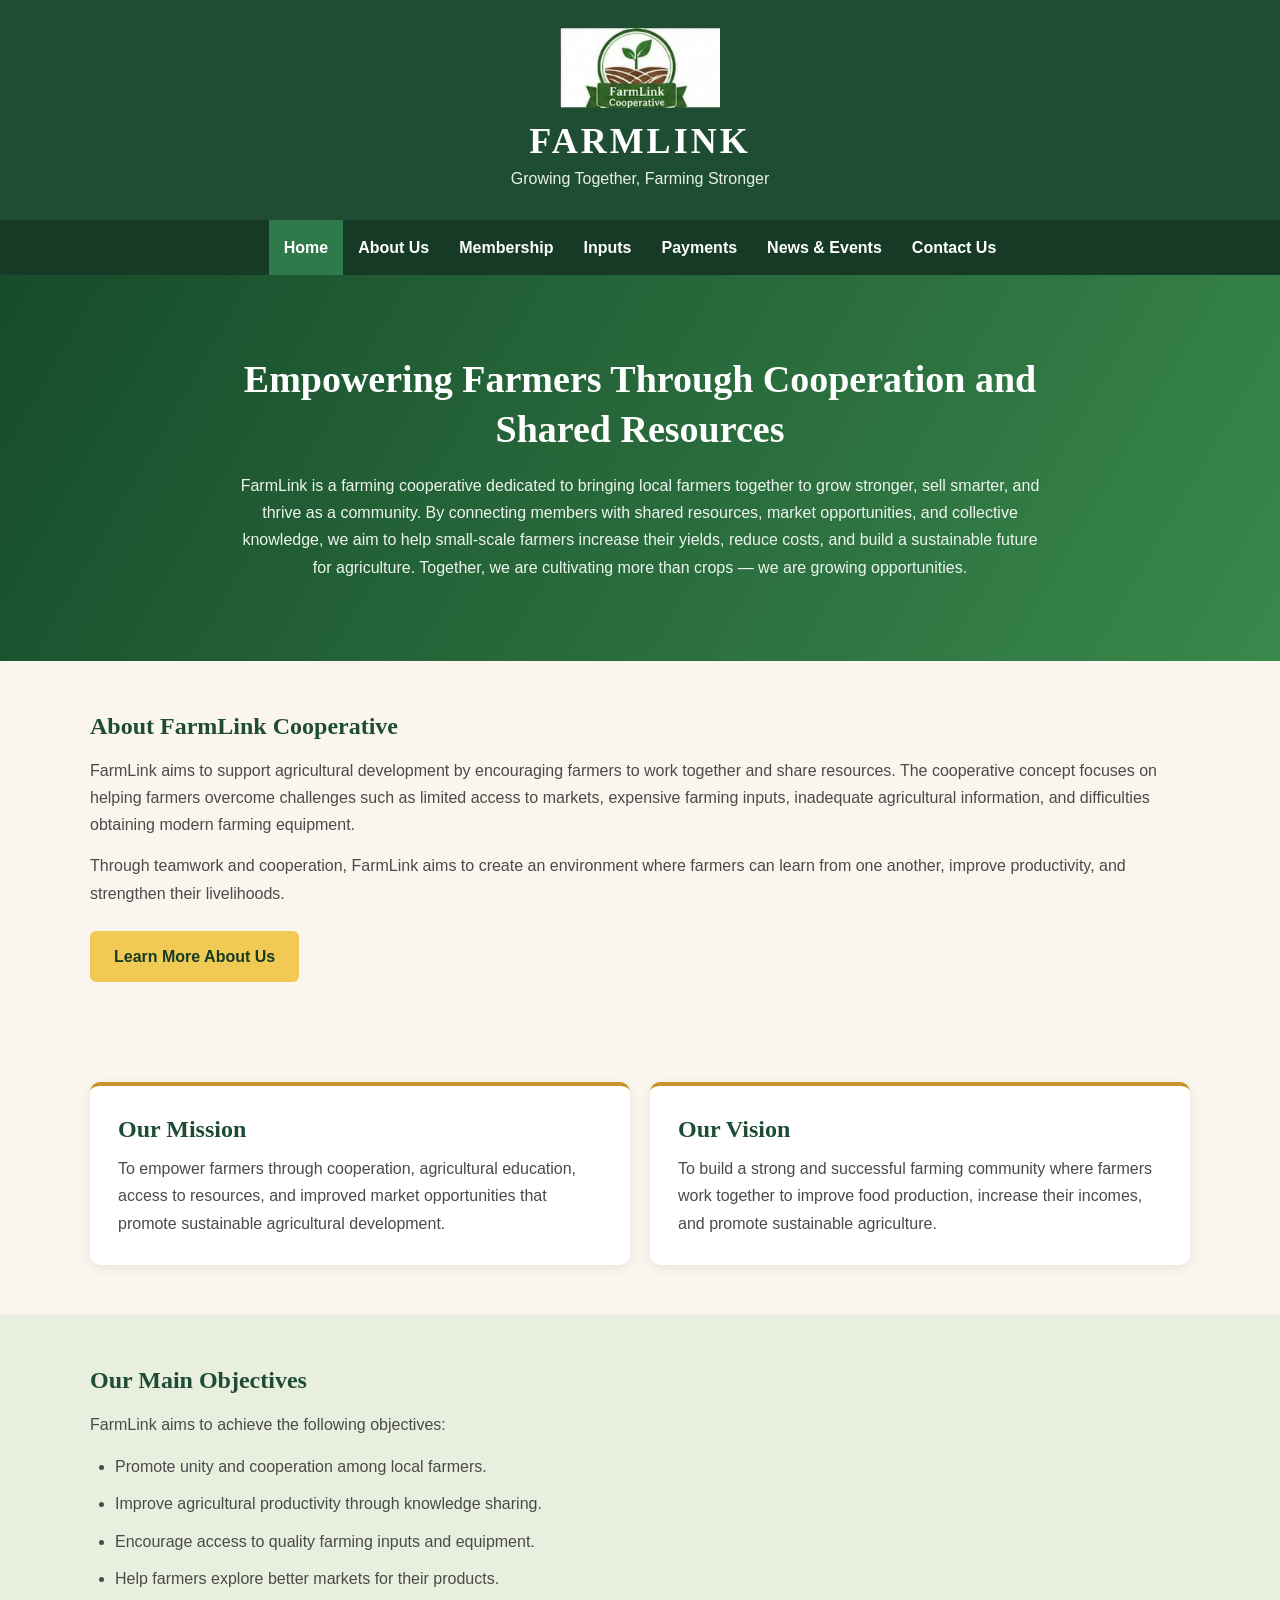
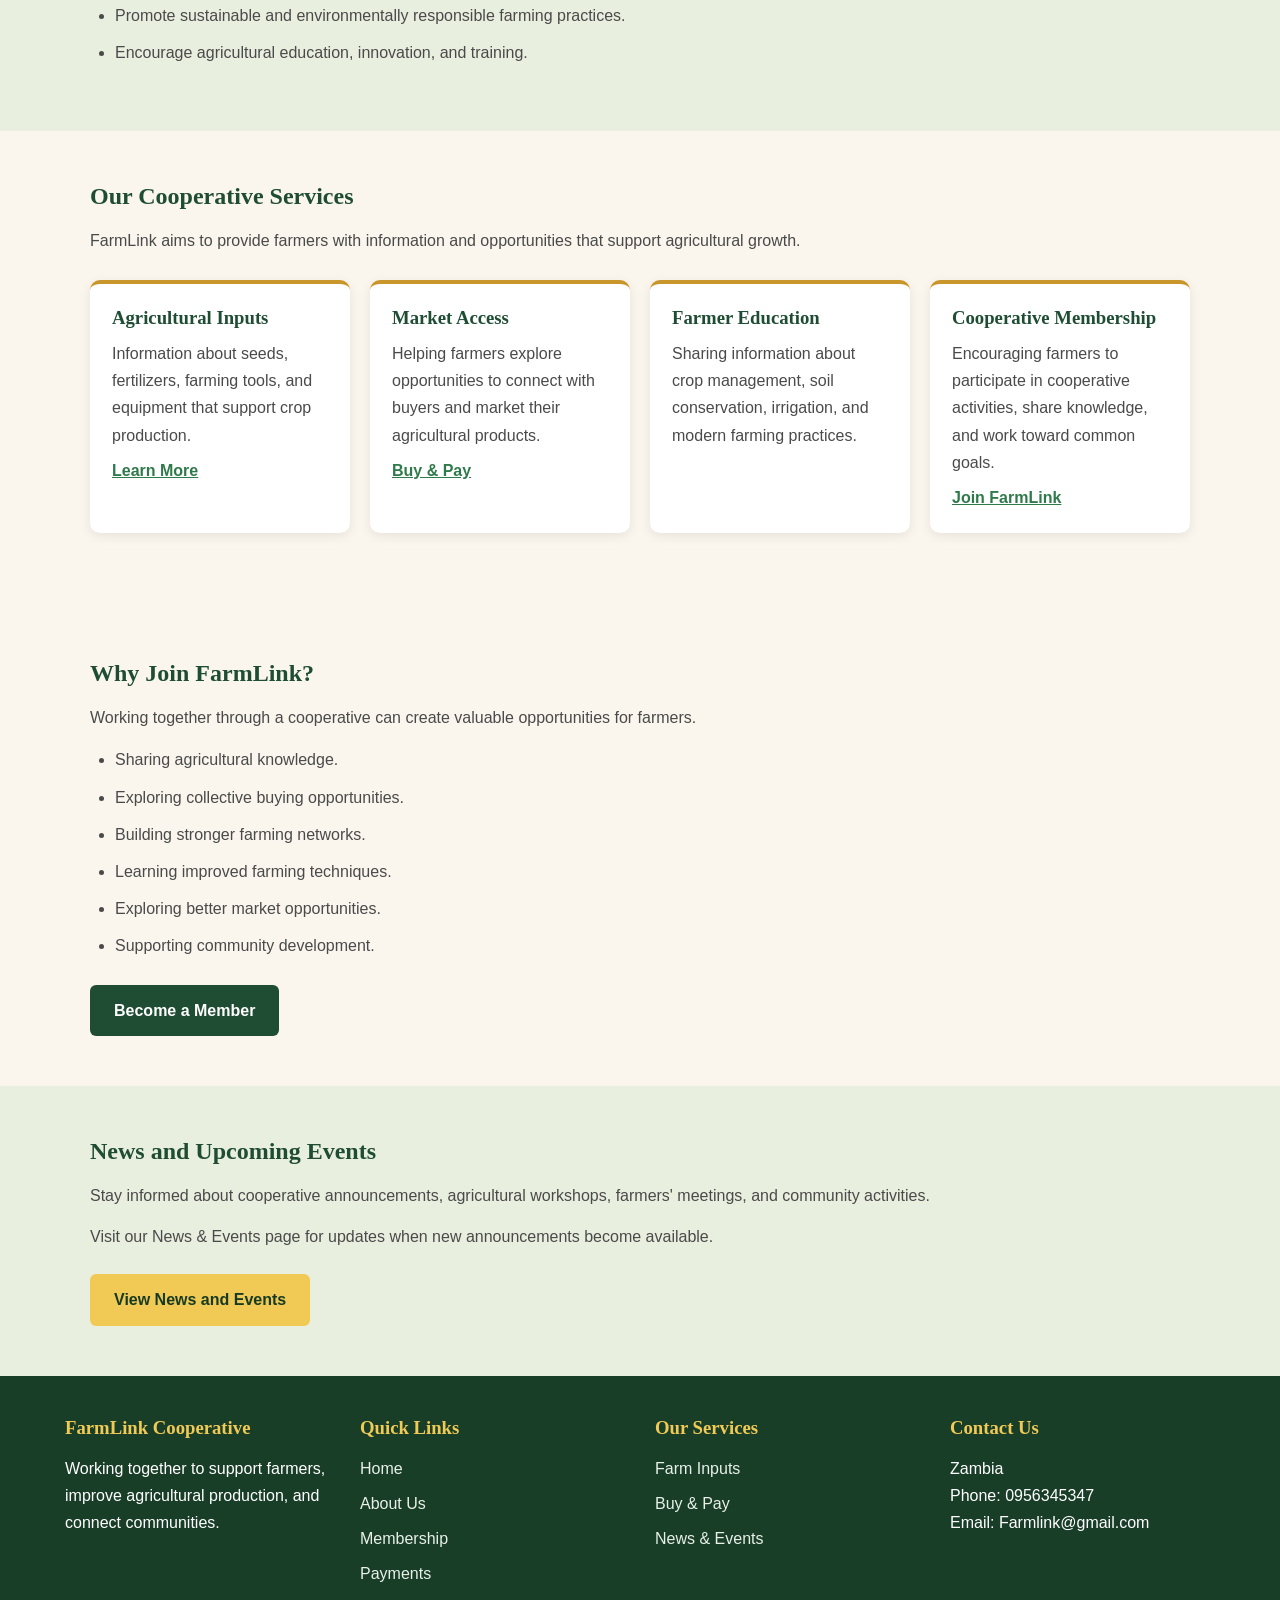
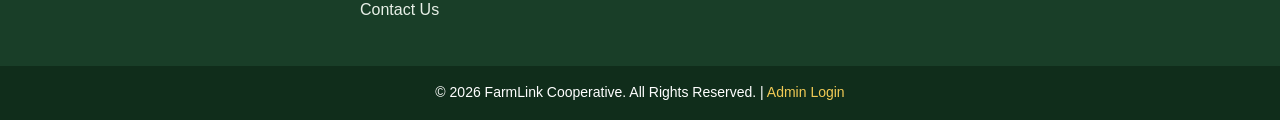
<file: index.html>
<!DOCTYPE html>
<html lang="en">
<head>
    <meta charset="UTF-8">
    <meta name="viewport" content="width=device-width, initial-scale=1.0">
    <title>FarmLink Cooperative</title>
    <link rel="stylesheet" href="style.css">
</head>

<body>

    <!-- HEADER -->
    <header>
    <img src="images/logo.jpg" alt="FarmLink logo" class="logo">
    <h1>FARMLINK</h1>
    <p>Growing Together, Farming Stronger</p>
</header>
    <!-- NAVIGATION BAR -->
    <nav class="nav-bar">
        <ul>
            <li><a href="index.html" class="active">Home</a></li>
            <li><a href="about.html">About Us</a></li>
            <li><a href="membership.html">Membership</a></li>
            <li><a href="inputs.html">Inputs</a></li>
            <li><a href="payments.html">Payments</a></li>
            <li><a href="news-events.html">News &amp; Events</a></li>
            <li><a href="contact.html">Contact Us</a></li>
        </ul>
    </nav>

    <!-- MAIN CONTENT -->
    <main>

        <!-- INTRODUCTION -->
        <section class="welcome">
            <h2>
                Empowering Farmers Through Cooperation
                and Shared Resources
            </h2>

            <p>
                FarmLink is a farming cooperative
                dedicated to bringing local farmers
                together to grow stronger, sell smarter,
                and thrive as a community.

                By connecting members with shared
                resources, market opportunities, and
                collective knowledge, we aim to help
                small-scale farmers increase their
                yields, reduce costs, and build a
                sustainable future for agriculture.

                Together, we are cultivating more
                than crops — we are growing opportunities.
            </p>
        </section>

        <!-- ABOUT FARMLINK -->
        <section class="about-home">
            <h2>About FarmLink Cooperative</h2>

            <p>
                FarmLink aims to support agricultural
                development by encouraging farmers
                to work together and share resources.

                The cooperative concept focuses on
                helping farmers overcome challenges
                such as limited access to markets,
                expensive farming inputs, inadequate
                agricultural information, and
                difficulties obtaining modern
                farming equipment.
            </p>

            <p>
                Through teamwork and cooperation,
                FarmLink aims to create an environment
                where farmers can learn from one
                another, improve productivity,
                and strengthen their livelihoods.
            </p>

            <a href="about.html" class="learn-btn">
                Learn More About Us
            </a>
        </section>

        <!-- MISSION AND VISION -->
        <section class="mission-vision">

            <div class="info-box">
                <h2>Our Mission</h2>

                <p>
                    To empower farmers through
                    cooperation, agricultural
                    education, access to resources,
                    and improved market opportunities
                    that promote sustainable
                    agricultural development.
                </p>
            </div>

            <div class="info-box">
                <h2>Our Vision</h2>

                <p>
                    To build a strong and successful
                    farming community where farmers
                    work together to improve food
                    production, increase their
                    incomes, and promote
                    sustainable agriculture.
                </p>
            </div>

        </section>

        <!-- OBJECTIVES -->
        <section class="objectives">
            <h2>Our Main Objectives</h2>

            <p>
                FarmLink aims to achieve the
                following objectives:
            </p>

            <ul>
                <li>Promote unity and cooperation among local farmers.</li>
                <li>Improve agricultural productivity through knowledge sharing.</li>
                <li>Encourage access to quality farming inputs and equipment.</li>
                <li>Help farmers explore better markets for their products.</li>
                <li>Promote sustainable and environmentally responsible farming practices.</li>
                <li>Encourage agricultural education, innovation, and training.</li>
            </ul>
        </section>

        <!-- OUR SERVICES -->
        <section class="services">
            <h2>Our Cooperative Services</h2>

            <p>
                FarmLink aims to provide farmers
                with information and opportunities
                that support agricultural growth.
            </p>

            <div class="service-container">

                <div class="service-card">
                    <h3>Agricultural Inputs</h3>

                    <p>
                        Information about seeds,
                        fertilizers, farming tools,
                        and equipment that support
                        crop production.
                    </p>

                    <a href="inputs.html">Learn More</a>
                </div>

                <div class="service-card">
                    <h3>Market Access</h3>

                    <p>
                        Helping farmers explore
                        opportunities to connect
                        with buyers and market
                        their agricultural products.
                    </p>

                    <a href="payments.html">Buy &amp; Pay</a>
                </div>

                <div class="service-card">
                    <h3>Farmer Education</h3>

                    <p>
                        Sharing information about
                        crop management, soil
                        conservation, irrigation,
                        and modern farming practices.
                    </p>
                </div>

                <div class="service-card">
                    <h3>Cooperative Membership</h3>

                    <p>
                        Encouraging farmers to
                        participate in cooperative
                        activities, share knowledge,
                        and work toward common goals.
                    </p>

                    <a href="membership.html">Join FarmLink</a>
                </div>

            </div>
        </section>

        <!-- MEMBERSHIP BENEFITS -->
        <section class="membership-home">
            <h2>Why Join FarmLink?</h2>

            <p>
                Working together through a
                cooperative can create valuable
                opportunities for farmers.
            </p>

            <ul>
                <li>Sharing agricultural knowledge.</li>
                <li>Exploring collective buying opportunities.</li>
                <li>Building stronger farming networks.</li>
                <li>Learning improved farming techniques.</li>
                <li>Exploring better market opportunities.</li>
                <li>Supporting community development.</li>
            </ul>

            <a href="membership.html" class="join-btn">
                Become a Member
            </a>
        </section>

        <!-- NEWS AND EVENTS -->
        <section class="news-home">
            <h2>News and Upcoming Events</h2>

            <p>
                Stay informed about cooperative
                announcements, agricultural
                workshops, farmers' meetings,
                and community activities.
            </p>

            <p>
                Visit our News &amp; Events page
                for updates when new
                announcements become available.
            </p>

            <a href="news-events.html" class="learn-btn">
                View News and Events
            </a>
        </section>

    </main>

    <!-- FOOTER -->
    <footer class="footer">

        <div class="footer-container">

            <div class="footer-section">
                <h3>FarmLink Cooperative</h3>

                <p>
                    Working together to support
                    farmers, improve agricultural
                    production, and connect
                    communities.
                </p>
            </div>

            <div class="footer-section">
                <h3>Quick Links</h3>

                <a href="index.html">Home</a>
                <a href="about.html">About Us</a>
                <a href="membership.html">Membership</a>
                <a href="payments.html">Payments</a>
                <a href="contact.html">Contact Us</a>
            </div>

            <div class="footer-section">
                <h3>Our Services</h3>

                <a href="inputs.html">Farm Inputs</a>
                <a href="payments.html">Buy &amp; Pay</a>
                <a href="news-events.html">News &amp; Events</a>
            </div>

            <div class="footer-section">
                <h3>Contact Us</h3>

                <p>Zambia</p>
                <p>Phone: 0956345347</p>
                <p>Email: Farmlink@gmail.com</p>
            </div>

        </div>

               <div class="footer-bottom">
            <p>
                &copy; 2026 FarmLink Cooperative.
                All Rights Reserved.
                | <a href="/admin">Admin Login</a>
            </p>
        </div>

    </footer>

</body>
</html>
</file>
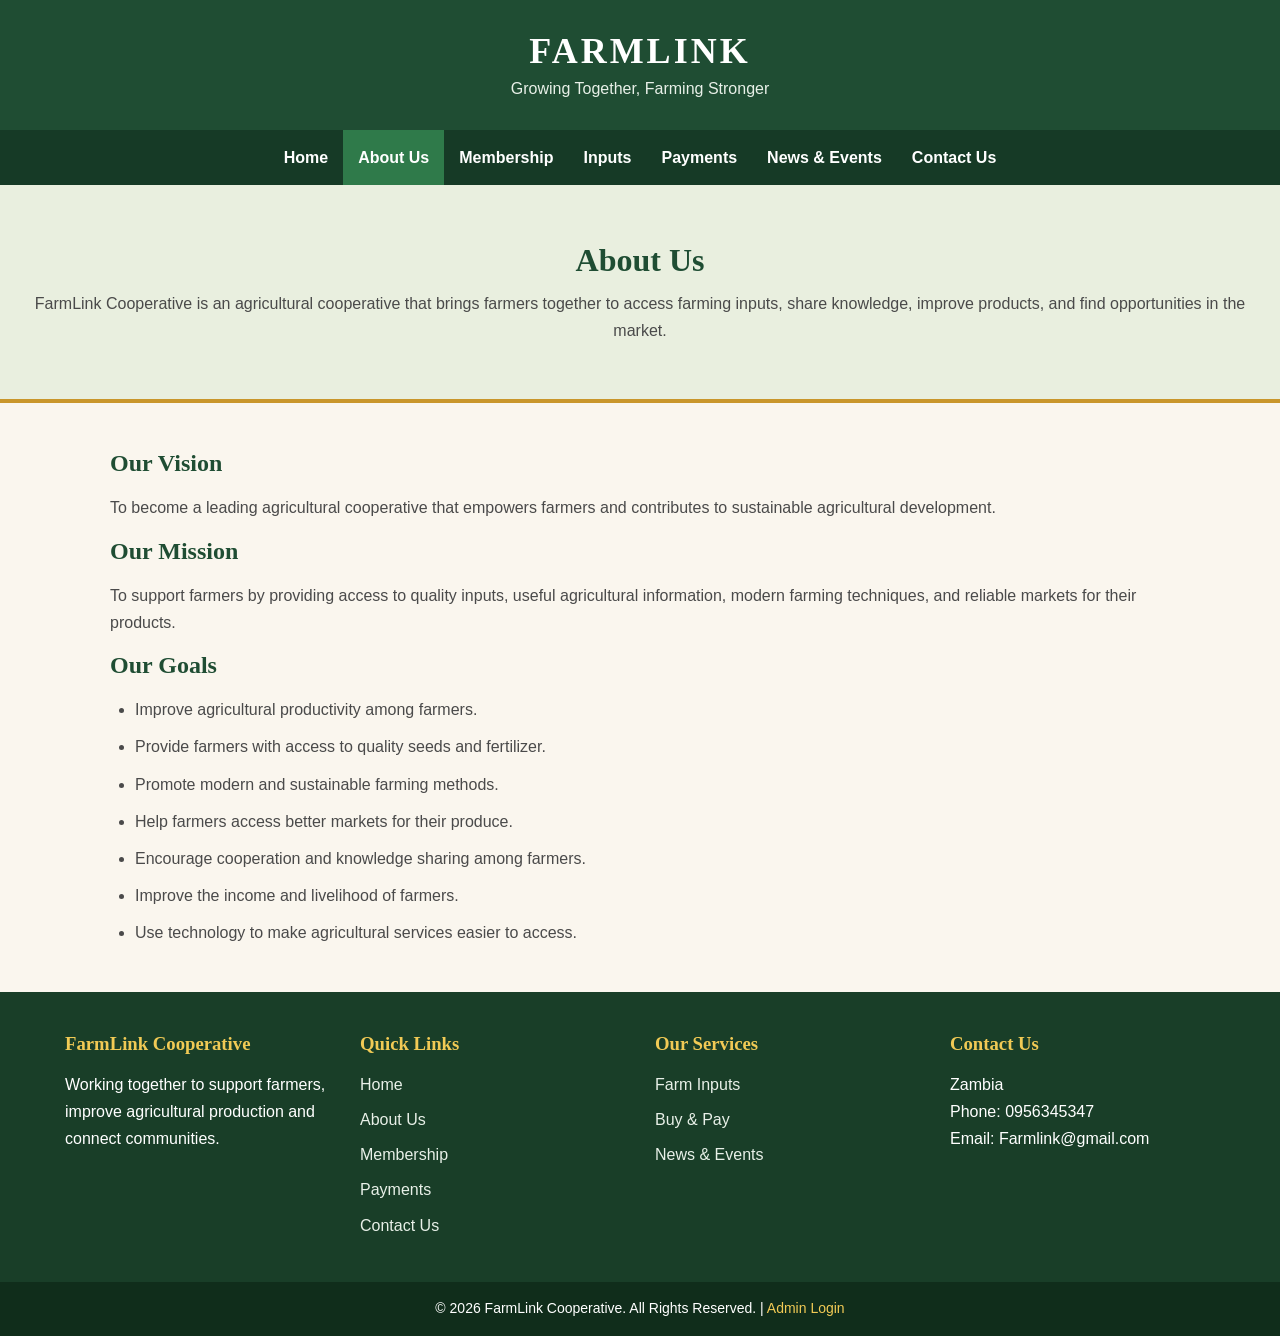
<file: about.html>
<!DOCTYPE html>
<html lang="en">
<head>
  <meta charset="UTF-8">
  <meta name="viewport" content="width=device-width, initial-scale=1.0">
  <title>About Us | FarmLink</title>
  <link rel="stylesheet" href="style.css">
  <script src="java.js" defer></script>
</head>
<body>
<div id="site-header"></div>

<main>
  <section class="page-banner">
    <h2>About Us</h2>
    <p>FarmLink Cooperative is an agricultural cooperative that brings farmers together to access farming inputs, share knowledge, improve products, and find opportunities in the market.</p>
  </section>

  <section class="section">
    <h2>Our Vision</h2>
    <p>To become a leading agricultural cooperative that empowers farmers and contributes to sustainable agricultural development.</p>

    <h2>Our Mission</h2>
    <p>To support farmers by providing access to quality inputs, useful agricultural information, modern farming techniques, and reliable markets for their products.</p>

    <h2>Our Goals</h2>
    <ul class="content-list">
      <li>Improve agricultural productivity among farmers.</li>
      <li>Provide farmers with access to quality seeds and fertilizer.</li>
      <li>Promote modern and sustainable farming methods.</li>
      <li>Help farmers access better markets for their produce.</li>
      <li>Encourage cooperation and knowledge sharing among farmers.</li>
      <li>Improve the income and livelihood of farmers.</li>
      <li>Use technology to make agricultural services easier to access.</li>
    </ul>
  </section>
</main>

<div id="site-footer"></div>
</body>
</html>
</file>
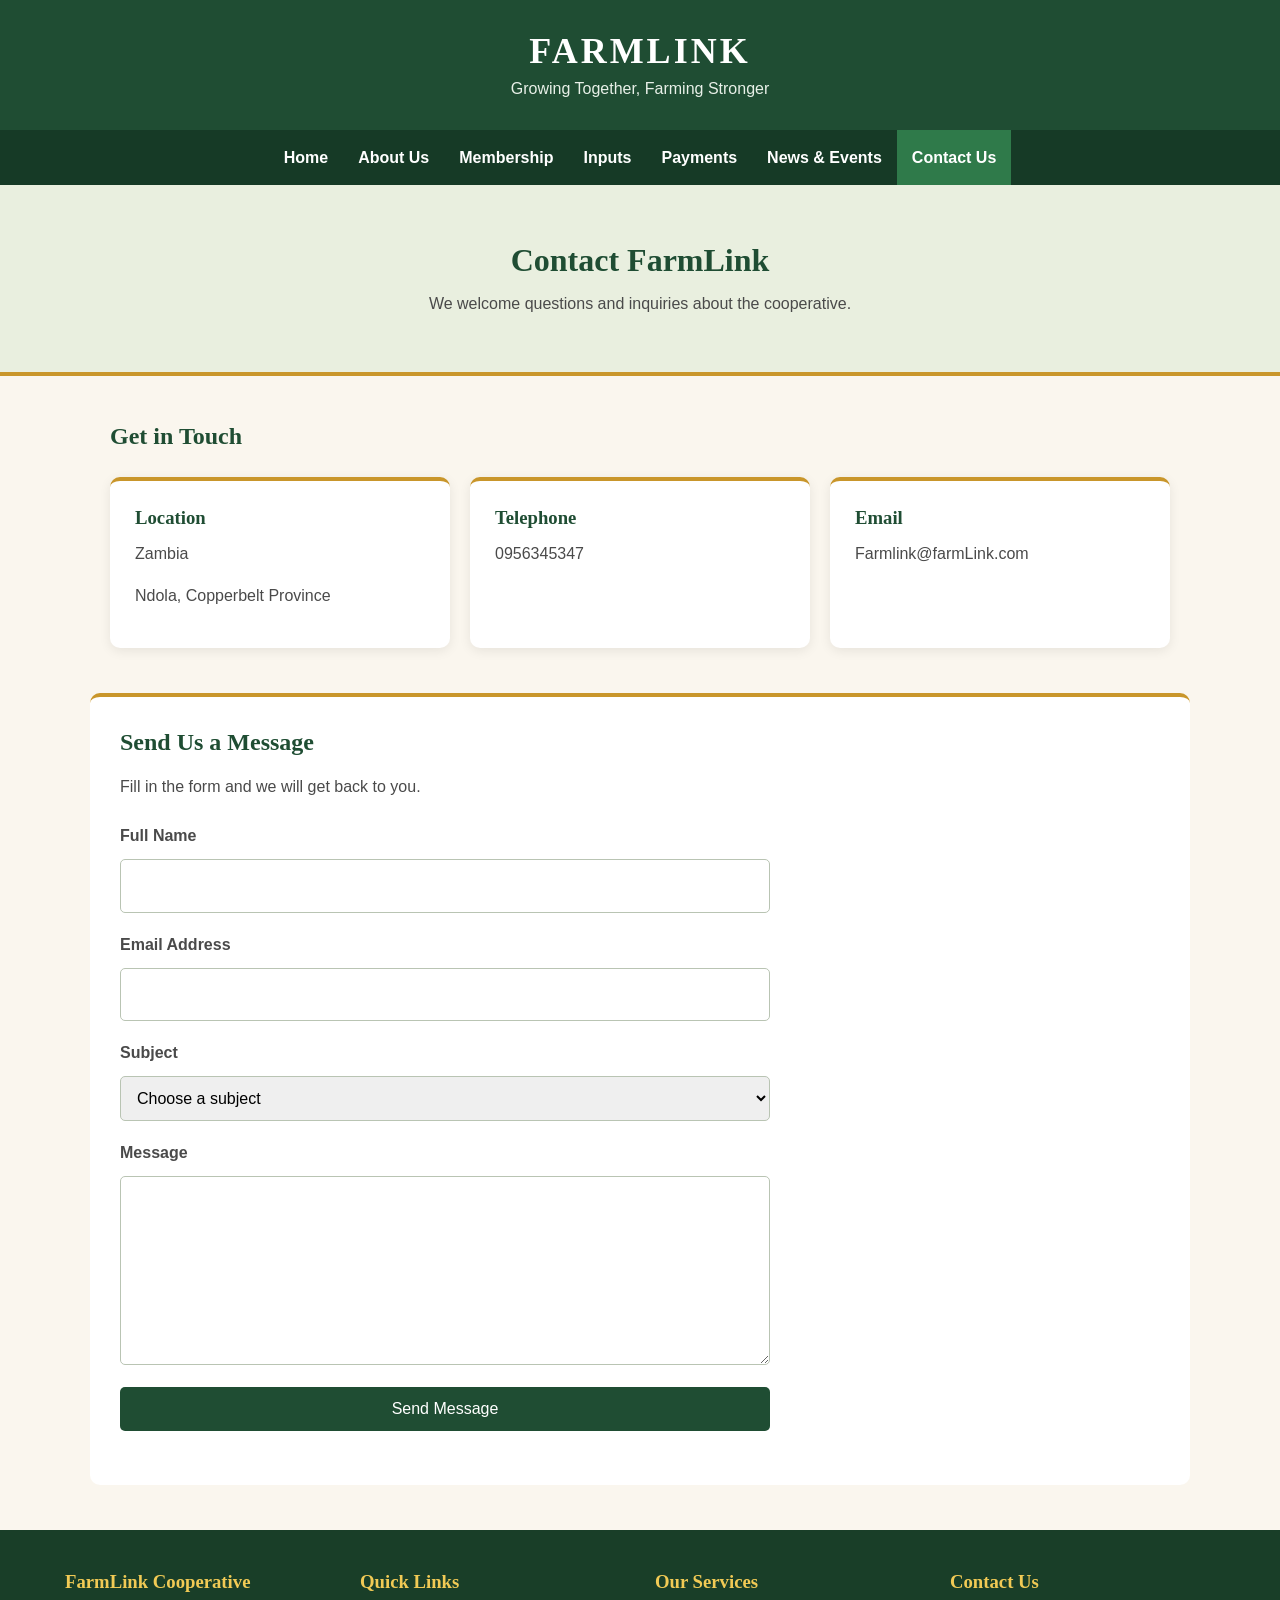
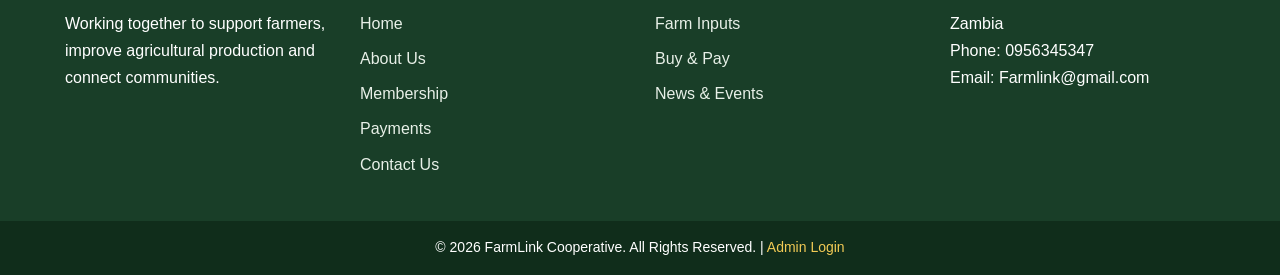
<file: contact.html>
<!DOCTYPE html>
<html lang="en">
<head>
  <meta charset="UTF-8">
  <meta name="viewport"
        content="width=device-width, initial-scale=1.0">
  <title>Contact Us | FarmLink</title>
  <link rel="stylesheet" href="style.css">
  <script src="java.js" defer></script>
</head>
<body>
<div id="site-header"></div>

<main>
  <section class="page-banner">
    <h2>Contact FarmLink</h2>
    <p>We welcome questions and inquiries
    about the cooperative.</p>
  </section>

  <section class="section">
    <h2>Get in Touch</h2>
    <div class="card-grid">
      <article class="card">
        <h3>Location</h3>
        <p>Zambia</p>
        <p>Ndola, Copperbelt Province</p>
      </article>

      <article class="card">
        <h3>Telephone</h3>
        <p>0956345347</p>
      </article>

      <article class="card">
        <h3>Email</h3>
        <p>Farmlink@farmLink.com</p>
      </article>
    </div>
  </section>

  <section class="section form-section">
  <h2>Send Us a Message</h2>
  <p>Fill in the form and we will get back to you.</p>

  <form id="contact-form">
    <label for="contact-name">Full Name</label>
    <input id="contact-name" type="text" required>

    <label for="contact-email">Email Address</label>
    <input id="contact-email" type="email" required>

    <label for="contact-subject">Subject</label>
    <select id="contact-subject" required>
      <option value="">Choose a subject</option>
      <option>Membership</option>
      <option>Farm Inputs</option>
      <option>Farm Products</option>
      <option>General Inquiry</option>
    </select>

    <label for="contact-message">Message</label>
    <textarea id="contact-message" rows="6" required></textarea>

    <button type="submit">Send Message</button>
    <p id="contact-status" role="status"></p>
  </form>

  <script>
    document.getElementById("contact-form").addEventListener("submit", async (e) => {
      e.preventDefault();
      const status = document.getElementById("contact-status");

      try {
        const res = await fetch("/api/contact", {
          method: "POST",
          headers: { "Content-Type": "application/json" },
          body: JSON.stringify({
            name: document.getElementById("contact-name").value,
            email: document.getElementById("contact-email").value,
            subject: document.getElementById("contact-subject").value,
            message: document.getElementById("contact-message").value
          })
        });
        const data = await res.json();
        status.textContent = data.message || data.error;
        if (res.ok) e.target.reset();
      } catch (err) {
        status.textContent = "Could not reach the server. Please try again.";
      }
    });
  </script>
</section>
</main>

<div id="site-footer"></div>
</body>
</html>
</file>
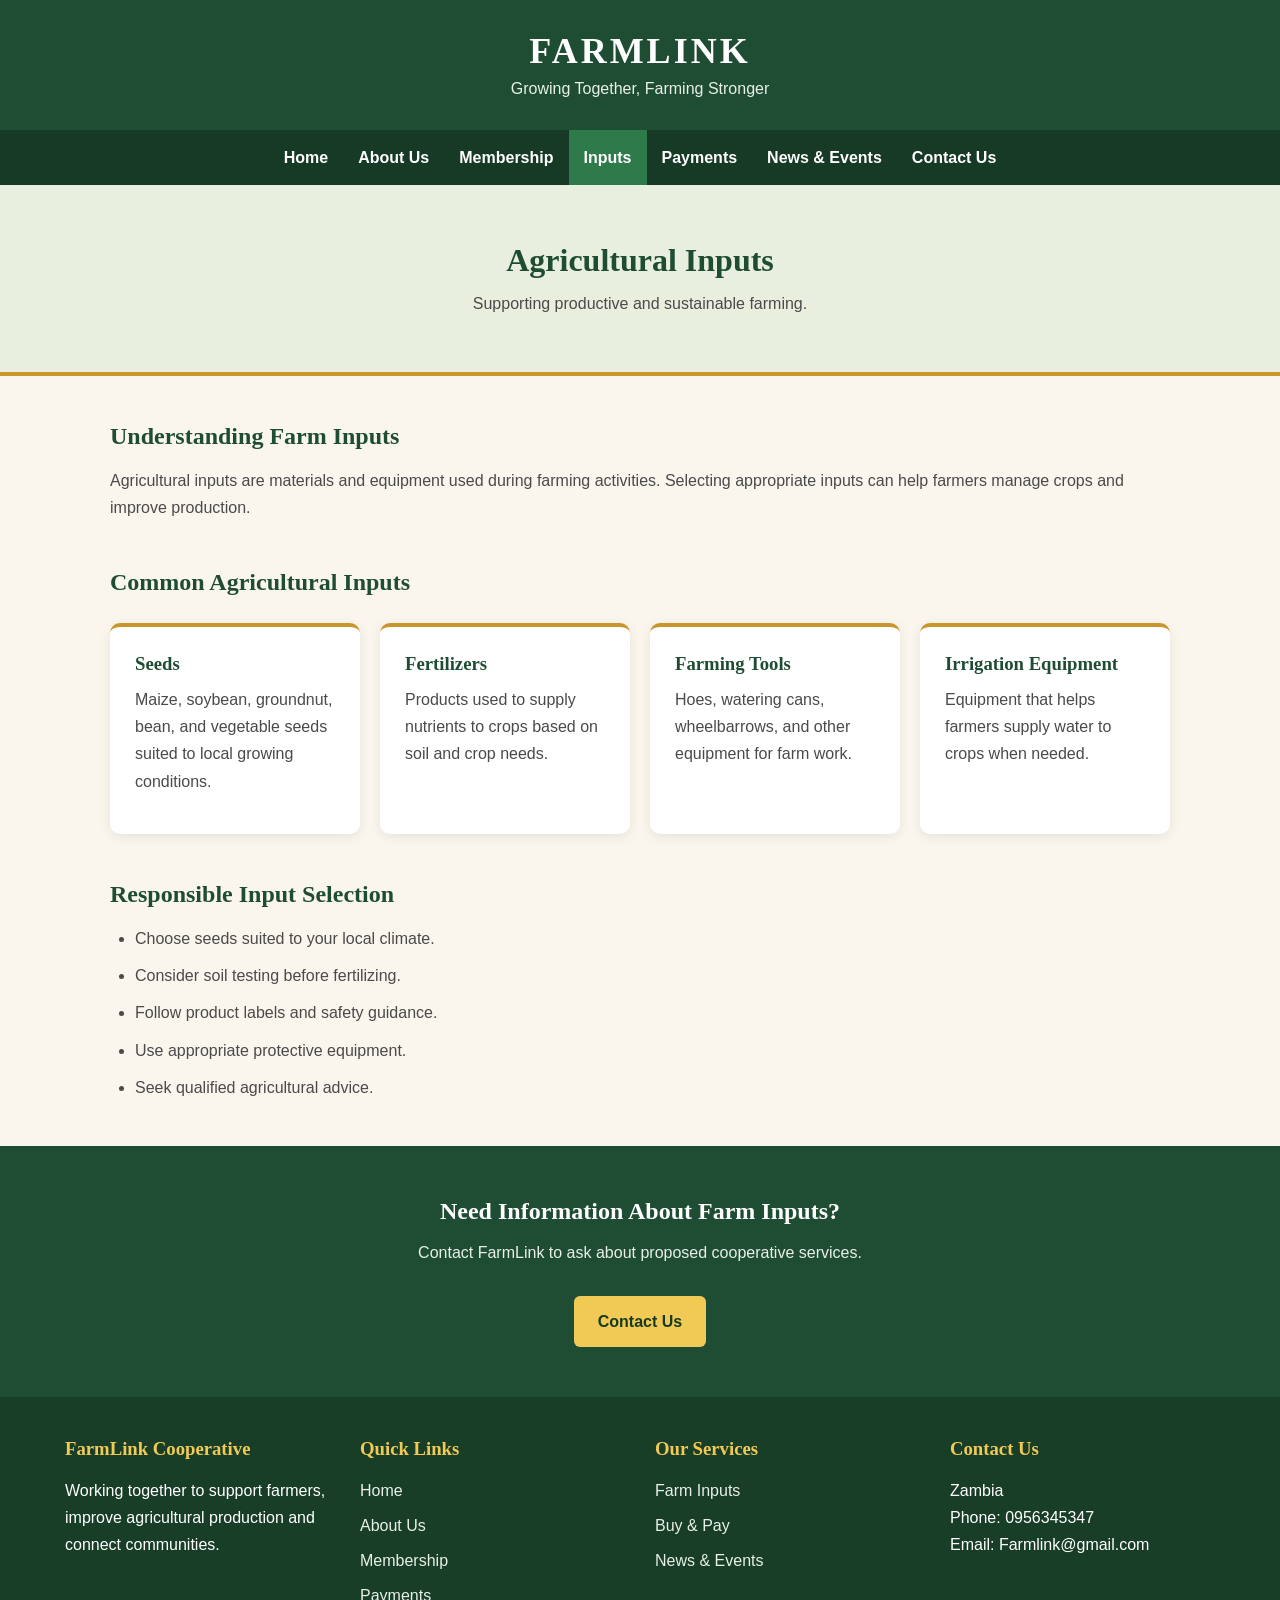
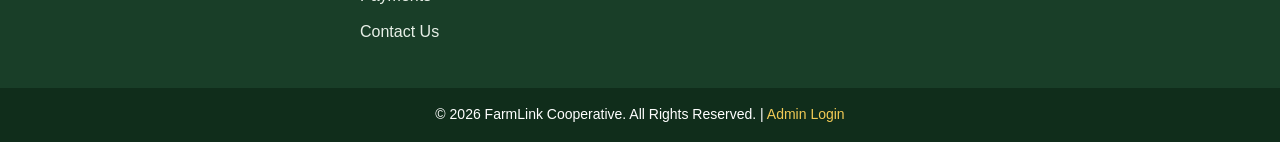
<file: inputs.html>
<!DOCTYPE html>
<html lang="en">
<head>
  <meta charset="UTF-8">
  <meta name="viewport"
        content="width=device-width, initial-scale=1.0">
  <title>Farm Inputs | FarmLink</title>
  <link rel="stylesheet" href="style.css">
  <script src="java.js" defer></script>
</head>
<body>
<div id="site-header"></div>

<main>
  <section class="page-banner">
    <h2>Agricultural Inputs</h2>
    <p>Supporting productive and sustainable farming.</p>
  </section>

  <section class="section">
    <h2>Understanding Farm Inputs</h2>
    <p>
      Agricultural inputs are materials and
      equipment used during farming activities.
      Selecting appropriate inputs can help
      farmers manage crops and improve production.
    </p>
  </section>

  <section class="section">
    <h2>Common Agricultural Inputs</h2>

    <div class="card-grid">
      <article class="card">
        <h3>Seeds</h3>
        <p>Maize, soybean, groundnut, bean,
        and vegetable seeds suited to local
        growing conditions.</p>
      </article>

      <article class="card">
        <h3>Fertilizers</h3>
        <p>Products used to supply nutrients
        to crops based on soil and crop needs.</p>
      </article>

      <article class="card">
        <h3>Farming Tools</h3>
        <p>Hoes, watering cans, wheelbarrows,
        and other equipment for farm work.</p>
      </article>

      <article class="card">
        <h3>Irrigation Equipment</h3>
        <p>Equipment that helps farmers
        supply water to crops when needed.</p>
      </article>
    </div>
  </section>

  <section class="section">
    <h2>Responsible Input Selection</h2>
    <ul class="content-list">
      <li>Choose seeds suited to your local climate.</li>
      <li>Consider soil testing before fertilizing.</li>
      <li>Follow product labels and safety guidance.</li>
      <li>Use appropriate protective equipment.</li>
      <li>Seek qualified agricultural advice.</li>
    </ul>
  </section>

  <section class="highlight">
    <h2>Need Information About Farm Inputs?</h2>
    <p>Contact FarmLink to ask about
    proposed cooperative services.</p>
    <a class="btn" href="contact.html">Contact Us</a>
  </section>
</main>

<div id="site-footer"></div>
</body>
</html>
</file>
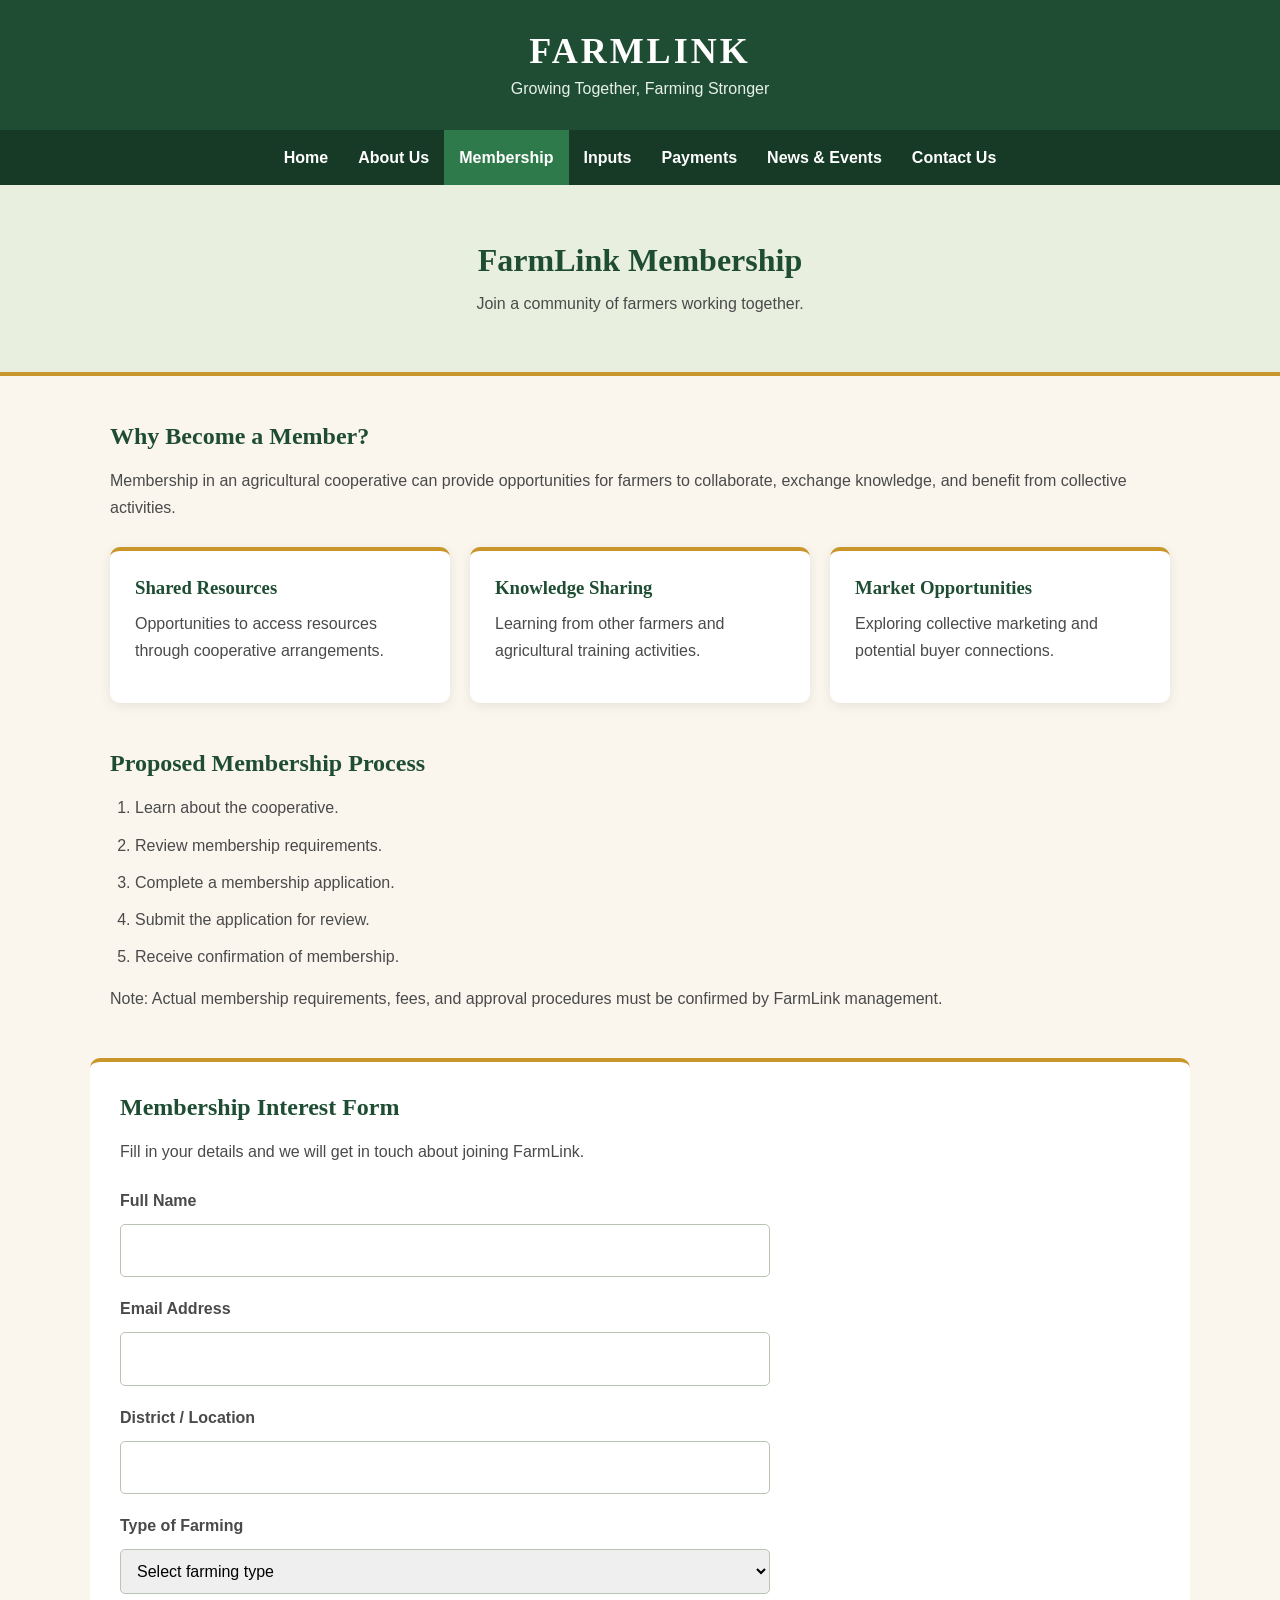
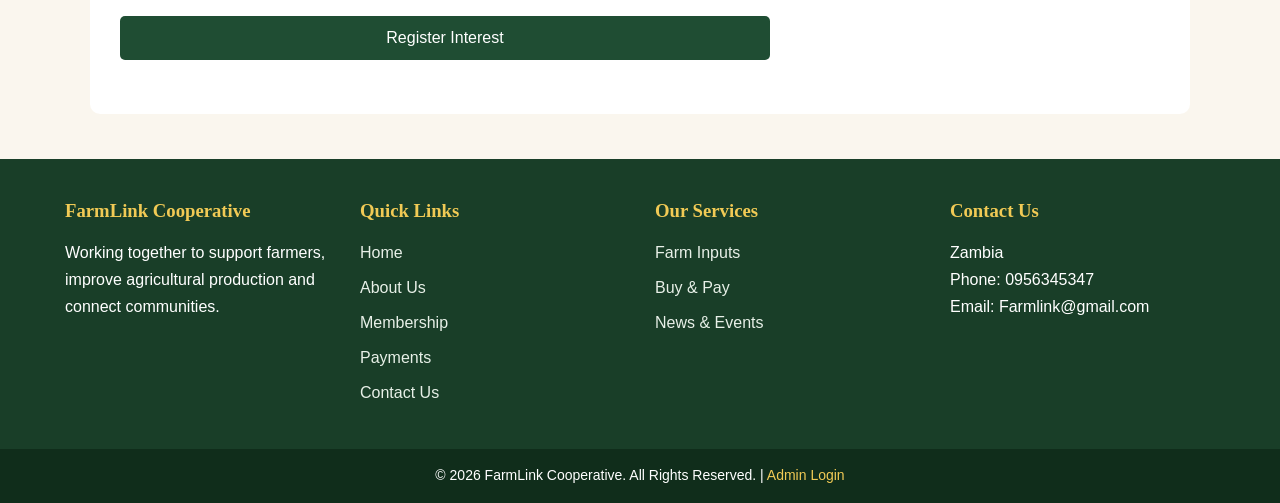
<file: membership.html>
<!DOCTYPE html>
<html lang="en">
<head>
  <meta charset="UTF-8">
  <meta name="viewport" content="width=device-width, initial-scale=1.0">
  <title>Membership | FarmLink</title>
  <link rel="stylesheet" href="style.css">
  <script src="java.js" defer></script>
</head>
<body>
<div id="site-header"></div>

<main>
  <section class="page-banner">
    <h2>FarmLink Membership</h2>
    <p>Join a community of farmers working together.</p>
  </section>

  <section class="section">
    <h2>Why Become a Member?</h2>
    <p>
      Membership in an agricultural cooperative
      can provide opportunities for farmers to
      collaborate, exchange knowledge, and
      benefit from collective activities.
    </p>

    <div class="card-grid">
      <article class="card">
        <h3>Shared Resources</h3>
        <p>Opportunities to access resources
        through cooperative arrangements.</p>
      </article>

      <article class="card">
        <h3>Knowledge Sharing</h3>
        <p>Learning from other farmers and
        agricultural training activities.</p>
      </article>

      <article class="card">
        <h3>Market Opportunities</h3>
        <p>Exploring collective marketing
        and potential buyer connections.</p>
      </article>
    </div>
  </section>

  <section class="section">
    <h2>Proposed Membership Process</h2>
    <ol class="content-list">
      <li>Learn about the cooperative.</li>
      <li>Review membership requirements.</li>
      <li>Complete a membership application.</li>
      <li>Submit the application for review.</li>
      <li>Receive confirmation of membership.</li>
    </ol>
    <p>
      Note: Actual membership requirements,
      fees, and approval procedures must be
      confirmed by FarmLink management.
    </p>
  </section>

  <section class="section form-section">
    <h2>Membership Interest Form</h2>
    <p>Fill in your details and we will get in touch about joining FarmLink.</p>

    <form id="member-form">
      <label for="member-name">Full Name</label>
      <input id="member-name" type="text" required>

      <label for="member-email">Email Address</label>
      <input id="member-email" type="email" required>

      <label for="member-location">District / Location</label>
      <input id="member-location" type="text" required>

      <label for="farming-type">Type of Farming</label>
      <select id="farming-type" required>
        <option value="">Select farming type</option>
        <option>Crop Farming</option>
        <option>Livestock Farming</option>
        <option>Mixed Farming</option>
      </select>

      <button type="submit">Register Interest</button>
      <p id="form-message" role="status"></p>
    </form>

    <script>
      document.getElementById("member-form").addEventListener("submit", async (e) => {
        e.preventDefault();
        const msg = document.getElementById("form-message");
        const body = {
          full_name: document.getElementById("member-name").value,
          email: document.getElementById("member-email").value,
          location: document.getElementById("member-location").value,
          farming_type: document.getElementById("farming-type").value
        };

        try {
          const res = await fetch("/api/register", {
            method: "POST",
            headers: { "Content-Type": "application/json" },
            body: JSON.stringify(body)
          });
          const data = await res.json();
          msg.textContent = data.message || data.error;
          if (res.ok) e.target.reset();
        } catch (err) {
          msg.textContent = "Could not reach the server. Please try again.";
        }
      });
    </script>
  </section>
</main>

<div id="site-footer"></div>
</body>
</html>
</file>
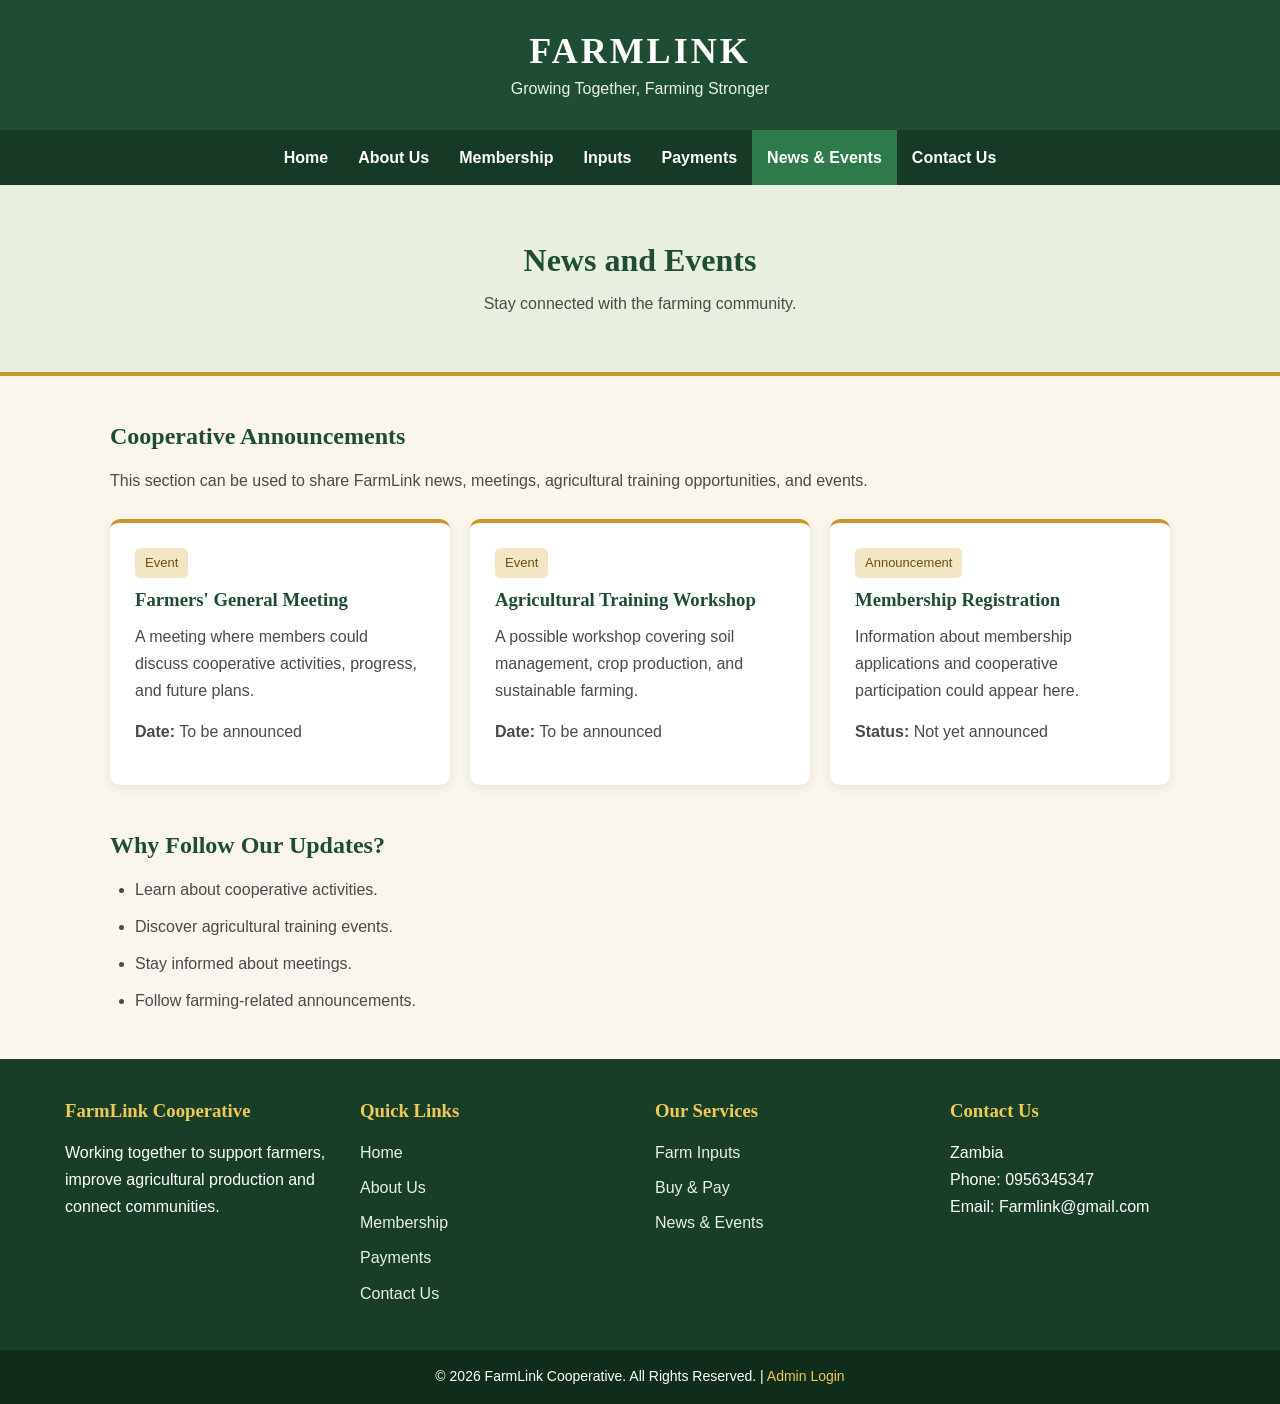
<file: news-events.html>
<!DOCTYPE html>
<html lang="en">
<head>
  <meta charset="UTF-8">
  <meta name="viewport"
        content="width=device-width, initial-scale=1.0">
  <title>News and Events | FarmLink</title>
  <link rel="stylesheet" href="style.css">
  <script src="java.js" defer></script>
</head>
<body>
<div id="site-header"></div>

<main>
  <section class="page-banner">
    <h2>News and Events</h2>
    <p>Stay connected with the farming community.</p>
  </section>

  <section class="section">
    <h2>Cooperative Announcements</h2>
    <p>
      This section can be used to share
      FarmLink news, meetings, agricultural
      training opportunities, and events.
    </p>

    <div class="card-grid">
      <article class="card">
        <span class="tag">Event</span>
        <h3>Farmers' General Meeting</h3>
        <p>
          A meeting where members could
          discuss cooperative activities,
          progress, and future plans.
        </p>
        <p><strong>Date:</strong> To be announced</p>
      </article>

      <article class="card">
        <span class="tag">Event</span>
        <h3>Agricultural Training Workshop</h3>
        <p>
          A possible workshop covering soil
          management, crop production,
          and sustainable farming.
        </p>
        <p><strong>Date:</strong> To be announced</p>
      </article>

      <article class="card">
        <span class="tag">Announcement</span>
        <h3>Membership Registration</h3>
        <p>
          Information about membership
          applications and cooperative
          participation could appear here.
        </p>
        <p><strong>Status:</strong> Not yet announced</p>
      </article>
    </div>
  </section>

  <section class="section">
    <h2>Why Follow Our Updates?</h2>
    <ul class="content-list">
      <li>Learn about cooperative activities.</li>
      <li>Discover agricultural training events.</li>
      <li>Stay informed about meetings.</li>
      <li>Follow farming-related announcements.</li>
    </ul>
  </section>
</main>

<div id="site-footer"></div>
</body>
</html>
</file>
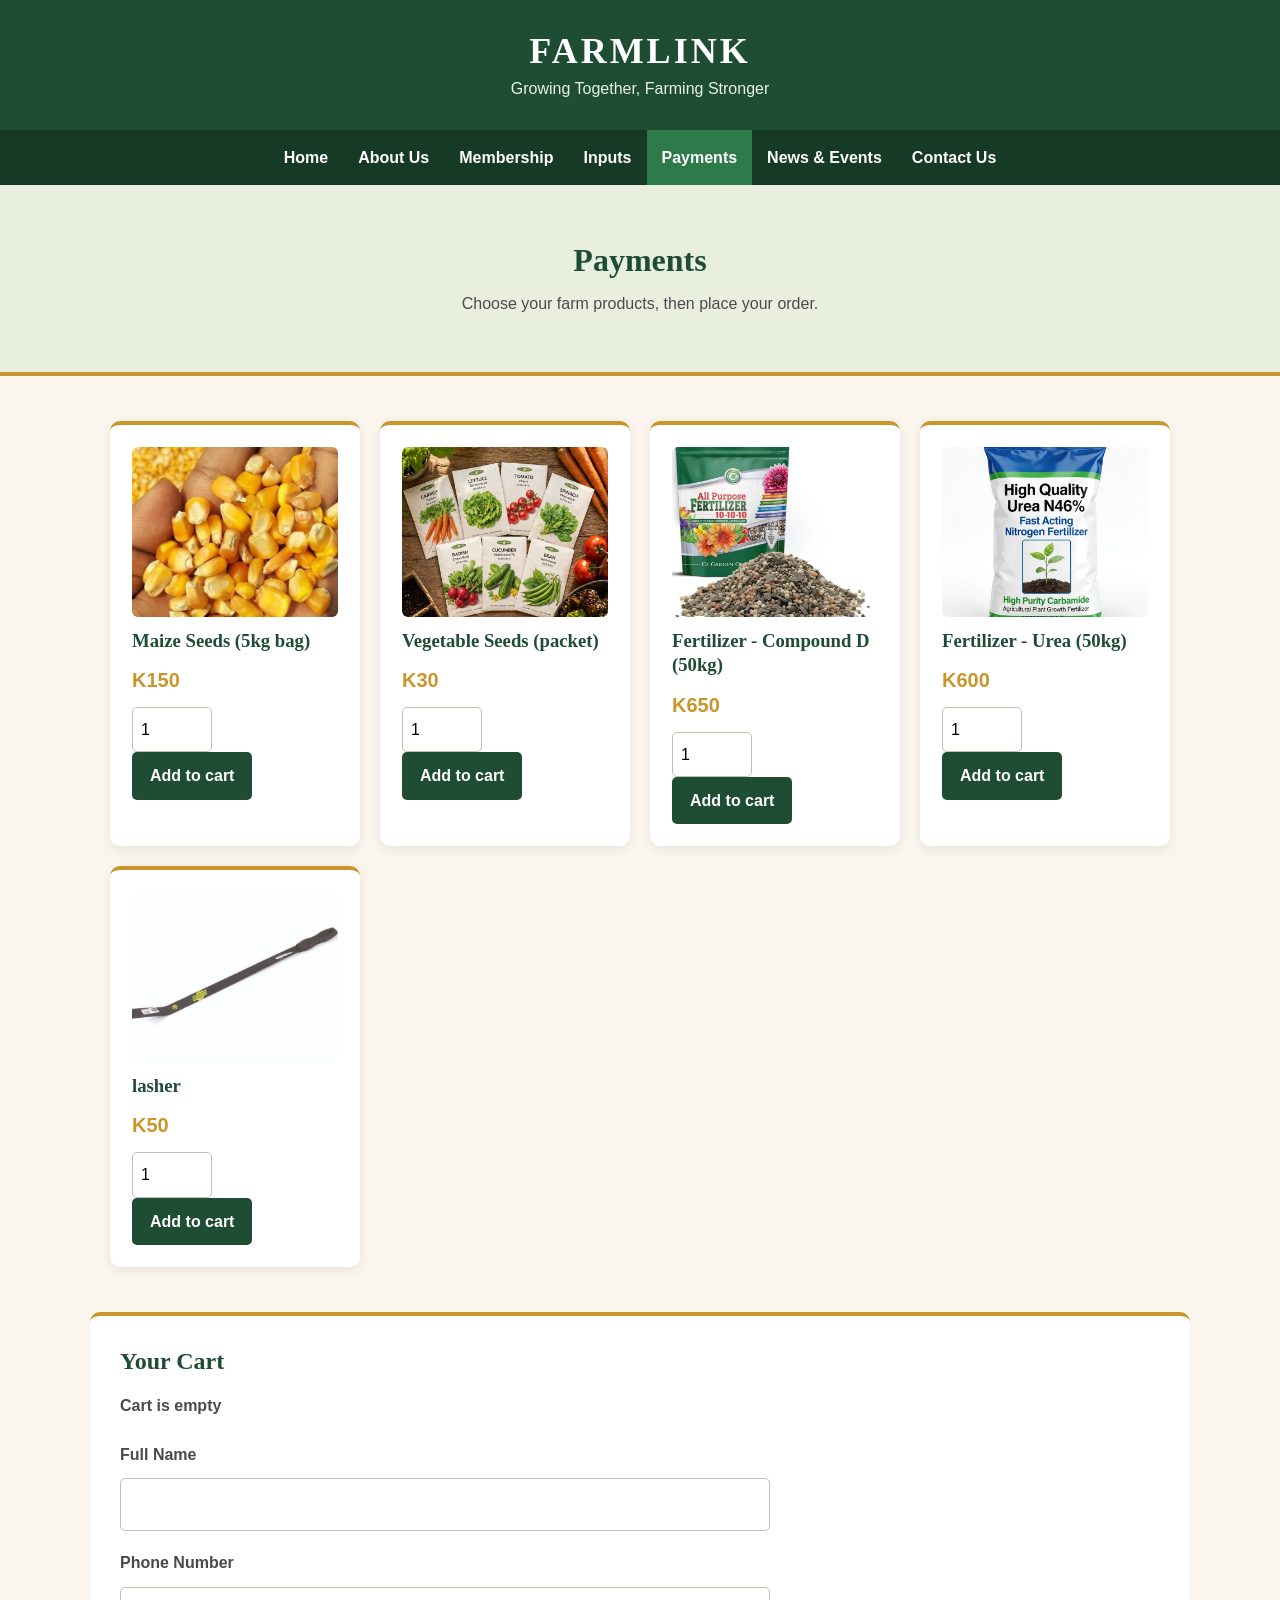
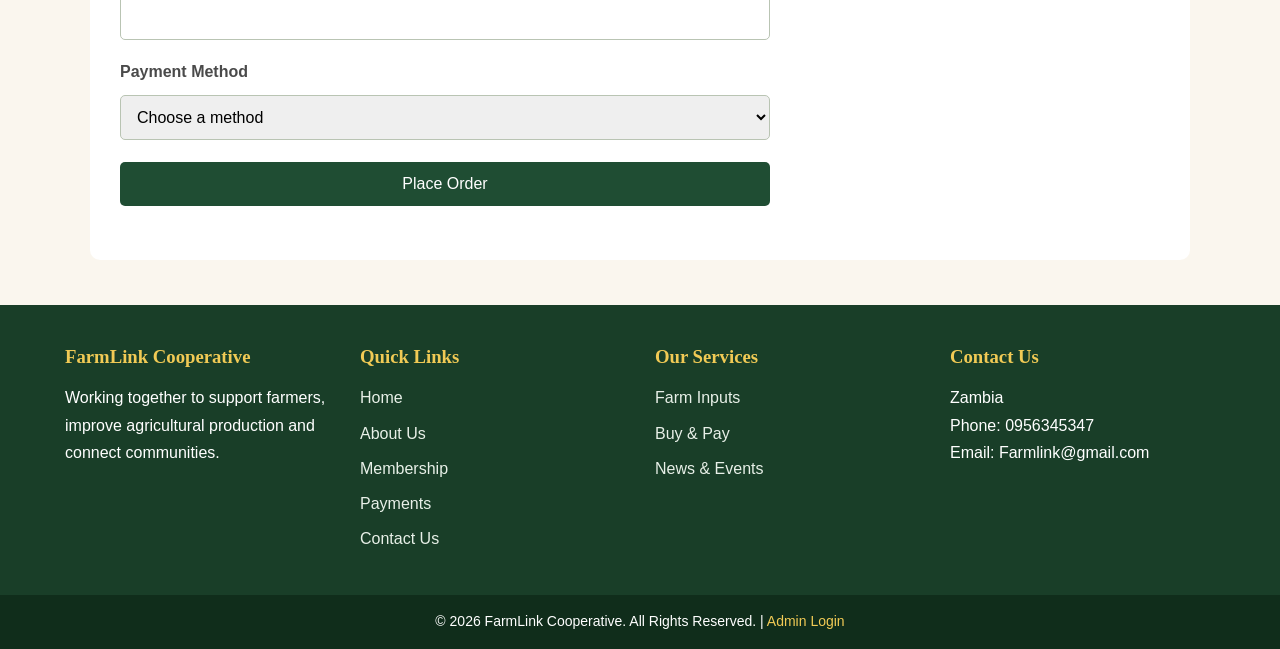
<file: payments.html>
<!DOCTYPE html>
<html lang="en">
<head>
  <meta charset="UTF-8">
  <meta name="viewport" content="width=device-width, initial-scale=1.0">
  <title>Payments | FarmLink</title>
  <link rel="stylesheet" href="style.css">
  <script src="java.js" defer></script>
</head>
<body>
<div id="site-header"></div>

<main>
  <section class="page-banner">
    <h2>Payments</h2>
    <p>Choose your farm products, then place your order.</p>
  </section>

  <section class="products">
    <div class="product-grid">

      <div class="product-card" data-id="1" data-name="Maize Seeds (5kg bag)" data-price="150">
        <img src="images/maize-seeds.jpeg" alt="Maize Seeds">
        <h3>Maize Seeds (5kg bag)</h3>
        <p class="price">K150</p>
        <input type="number" min="1" value="1" aria-label="Quantity">
        <button type="button" class="add-btn">Add to cart</button>
      </div>

      <div class="product-card" data-id="2" data-name="Vegetable Seeds (packet)" data-price="30">
        <img src="images/veg-seeds.jpg" alt="Vegetable Seeds">
        <h3>Vegetable Seeds (packet)</h3>
        <p class="price">K30</p>
        <input type="number" min="1" value="1" aria-label="Quantity">
        <button type="button" class="add-btn">Add to cart</button>
      </div>

      <div class="product-card" data-id="3" data-name="Fertilizer - Compound D (50kg)" data-price="650">
        <img src="images/Fertilizer compound.jpg " alt="Compound D Fertilizer">
        <h3>Fertilizer - Compound D (50kg)</h3>
        <p class="price">K650</p>
        <input type="number" min="1" value="1" aria-label="Quantity">
        <button type="button" class="add-btn">Add to cart</button>
      </div>

      <div class="product-card" data-id="4" data-name="Fertilizer - Urea (50kg)" data-price="600">
        <img src="images/Urea.jpg " alt="Urea Fertilizer">
        <h3>Fertilizer - Urea (50kg)</h3>
        <p class="price">K600</p>
        <input type="number" min="1" value="1" aria-label="Quantity">
        <button type="button" class="add-btn">Add to cart</button>
      </div>

      <div class="product-card" data-id="5" data-name="Slasher" data-price="50">
        <img src="images/lasher.jpg " alt="lasher">
        <h3>lasher</h3>
        <p class="price">K50</p>
        <input type="number" min="1" value="1" aria-label="Quantity">
        <button type="button" class="add-btn">Add to cart</button>
      </div>

    </div>
  </section>

  <section class="section form-section" id="checkout">
    <h2>Your Cart</h2>
    <ul id="cart-list" class="content-list"></ul>
    <p><strong id="cart-total">Cart is empty</strong></p>

    <form id="order-form">
      <label for="cust-name">Full Name</label>
      <input id="cust-name" type="text" required>

      <label for="cust-phone">Phone Number</label>
      <input id="cust-phone" type="tel" required>

      <label for="pay-method">Payment Method</label>
      <select id="pay-method" required>
        <option value="">Choose a method</option>
        <option value="mtn_momo">MTN Mobile Money</option>
        <option value="airtel_money">Airtel Money</option>
        <option value="cash">Cash on collection</option>
      </select>

      <button type="submit">Place Order</button>
      <p id="order-message" role="status"></p>
    </form>
  </section>
</main>

<div id="site-footer"></div>

<script>
  const cart = {};   // id -> { name, price, qty }

  function renderCart() {
    const list = document.getElementById("cart-list");
    const totalEl = document.getElementById("cart-total");
    list.innerHTML = "";
    let total = 0;

    Object.values(cart).forEach(item => {
      total += item.price * item.qty;
      const li = document.createElement("li");
      li.textContent = item.qty + " x " + item.name + " = K" + (item.price * item.qty);
      list.appendChild(li);
    });

    totalEl.textContent = total ? "Total: K" + total : "Cart is empty";
  }

  document.querySelectorAll(".add-btn").forEach(btn => {
    btn.addEventListener("click", () => {
      const card = btn.closest(".product-card");
      const id = card.dataset.id;
      const qty = Math.max(1, parseInt(card.querySelector("input").value) || 1);

      if (cart[id]) {
        cart[id].qty += qty;
      } else {
        cart[id] = {
          name: card.dataset.name,
          price: Number(card.dataset.price),
          qty: qty
        };
      }
      renderCart();
    });
  });

  document.getElementById("order-form").addEventListener("submit", async (e) => {
    e.preventDefault();
    const msg = document.getElementById("order-message");

    const items = Object.entries(cart).map(([id, it]) => ({ id: id, qty: it.qty }));
    if (items.length === 0) {
      msg.textContent = "Please add at least one product to your cart.";
      return;
    }

    try {
      const res = await fetch("/api/order", {
        method: "POST",
        headers: { "Content-Type": "application/json" },
        body: JSON.stringify({
          name: document.getElementById("cust-name").value,
          phone: document.getElementById("cust-phone").value,
          method: document.getElementById("pay-method").value,
          items: items
        })
      });
      const data = await res.json();

      if (res.ok) {
        msg.textContent = "Order #" + data.order_id + " received. Total: K" + data.total +
          ". Payment is pending, and we will contact you to complete it.";
        Object.keys(cart).forEach(k => delete cart[k]);
        renderCart();
        e.target.reset();
      } else {
        msg.textContent = data.error;
      }
    } catch (err) {
      msg.textContent = "Could not reach the server. Please try again.";
    }
  });
</script>
</body>
</html>
</file>
<file: style.css>
/* ===== Variables ===== */
:root {
  --cream: #faf6ee;
  --green: #1f4d33;
  --green-dark: #163a26;
  --green-mid: #2f7a4a;
  --gold: #c9962b;
  --gold-light: #f1ca55;
  --text: #4a4a4a;
  --heading-font: Georgia, "Times New Roman", serif;
}

/* ===== Global ===== */
* { margin: 0; padding: 0; box-sizing: border-box; }

body {
  font-family: "Segoe UI", Arial, Helvetica, sans-serif;
  color: var(--text);
  background: var(--cream);
  line-height: 1.7;
}

h1, h2, h3 {
  font-family: var(--heading-font);
  color: var(--green);
  line-height: 1.3;
}

a { color: var(--green-mid); }

img { max-width: 100%; display: block; }

a:focus-visible, button:focus-visible, input:focus-visible,
select:focus-visible, textarea:focus-visible {
  outline: 3px solid var(--gold);
  outline-offset: 3px;
}

/* ===== Header (shared pages and index) ===== */
.site-header,
body > header {
  background: var(--green);
  text-align: center;
  padding: 28px 15px;
}

.site-header h1,
body > header h1 {
  color: #fff;
  font-size: 36px;
  letter-spacing: 3px;
}

.site-header p,
body > header p {
  color: #e8f0e8;
  font-size: 16px;
}

/* ===== Navigation ===== */
.nav-bar { background: var(--green-dark); }

.nav-bar ul {
  list-style: none;
  display: flex;
  flex-wrap: wrap;
  justify-content: center;
}

.nav-bar a {
  display: block;
  padding: 14px 15px;
  color: #fff;
  text-decoration: none;
  font-weight: bold;
}

.nav-bar a:hover,
.nav-bar a.active { background: var(--green-mid); }

/* ===== Main and sections ===== */
main { min-height: 55vh; }

.section {
  max-width: 1100px;
  margin: 45px auto;
  padding: 0 20px;
}

.section h2 { margin-bottom: 15px; }
.section p { margin-bottom: 14px; }

/* ===== Page banner ===== */
.page-banner {
  background: #e9efdf;
  padding: 55px 20px;
  text-align: center;
  border-bottom: 4px solid var(--gold);
}

.page-banner h2 { font-size: 32px; margin-bottom: 8px; }

/* ===== Cards ===== */
.card-grid {
  display: grid;
  grid-template-columns: repeat(auto-fit, minmax(240px, 1fr));
  gap: 20px;
  margin-top: 25px;
}

.card {
  background: #fff;
  padding: 25px;
  border-radius: 10px;
  border-top: 4px solid var(--gold);
  box-shadow: 0 3px 12px rgba(0, 0, 0, 0.08);
}

.card h3 { margin-bottom: 10px; }

.tag {
  display: inline-block;
  background: #f3e6c4;
  color: #6b4e0f;
  padding: 4px 10px;
  border-radius: 5px;
  font-size: 13px;
  margin-bottom: 10px;
}

/* ===== Lists ===== */
.content-list { padding-left: 25px; margin: 15px 0; }
.content-list li { margin-bottom: 10px; }

/* ===== Highlight band ===== */
.highlight {
  background: var(--green);
  text-align: center;
  padding: 50px 20px;
}

.highlight h2 { color: #fff; margin-bottom: 12px; }
.highlight p { color: #e8f0e8; margin-bottom: 20px; }

/* ===== Buttons ===== */
.btn, .learn-btn, .join-btn {
  display: inline-block;
  background: var(--gold-light);
  color: #173b22;
  text-decoration: none;
  padding: 12px 24px;
  border-radius: 6px;
  font-weight: bold;
  margin-top: 10px;
}

.btn:hover, .learn-btn:hover, .join-btn:hover { background: #ffdb78; }

.join-btn { background: var(--green); color: #fff; }
.join-btn:hover { background: var(--green-mid); }

/* ===== Forms ===== */
.form-section {
  background: #fff;
  padding: 30px;
  border-radius: 10px;
  border-top: 4px solid var(--gold);
}

form {
  display: flex;
  flex-direction: column;
  gap: 10px;
  max-width: 650px;
}

form label { font-weight: bold; margin-top: 8px; }

form input, form select, form textarea {
  width: 100%;
  padding: 12px;
  border: 1px solid #b9c4b3;
  border-radius: 5px;
  font: inherit;
}

form button {
  background: var(--green);
  color: #fff;
  border: none;
  padding: 13px 25px;
  margin-top: 12px;
  border-radius: 5px;
  font-size: 16px;
  cursor: pointer;
}

form button:hover { background: var(--green-mid); }

/* ===== INDEX PAGE SECTIONS ===== */
.welcome, .about-home, .mission-vision, .objectives,
.services, .products-home, .membership-home, .news-home {
  padding: 50px max(20px, calc((100% - 1100px) / 2));
}

.welcome {
  background: linear-gradient(120deg, #174b2a, #39884c);
  text-align: center;
  padding-top: 80px;
  padding-bottom: 80px;
}

.welcome h2 {
  color: #fff;
  font-size: clamp(26px, 4.5vw, 38px);
  max-width: 800px;
  margin: 0 auto 18px;
}

.welcome p {
  color: #eef5ee;
  max-width: 800px;
  margin: 0 auto;
}

.about-home h2, .objectives h2, .services h2,
.products-home h2, .membership-home h2, .news-home h2 {
  margin-bottom: 15px;
}

.about-home p, .services > p, .products-home > p,
.news-home p, .membership-home > p, .objectives > p {
  margin-bottom: 14px;
}

.mission-vision {
  display: grid;
  grid-template-columns: repeat(auto-fit, minmax(280px, 1fr));
  gap: 20px;
}

.info-box {
  background: #fff;
  padding: 28px;
  border-radius: 10px;
  border-top: 4px solid var(--gold);
  box-shadow: 0 3px 12px rgba(0, 0, 0, 0.08);
}

.info-box h2 { margin-bottom: 10px; }

.objectives { background: #e9efdf; }
.objectives ul, .membership-home ul { padding-left: 25px; margin: 15px 0; }
.objectives li, .membership-home li { margin-bottom: 10px; }

.service-container, .product-container, .product-grid {
  display: grid;
  grid-template-columns: repeat(auto-fit, minmax(230px, 1fr));
  gap: 20px;
  margin: 25px 0;
}

.service-card, .product-card {
  background: #fff;
  padding: 22px;
  border-radius: 10px;
  border-top: 4px solid var(--gold);
  box-shadow: 0 3px 12px rgba(0, 0, 0, 0.08);
}

.service-card h3, .product-card h3 { margin-bottom: 10px; }

.service-card a {
  display: inline-block;
  margin-top: 8px;
  font-weight: bold;
}

.products-home { background: #fff; }
.membership-home { background: var(--cream); }
.news-home { background: #e9efdf; }

/* ===== PRODUCTS PAGE ===== */
.products {
  max-width: 1100px;
  margin: 45px auto;
  padding: 0 20px;
}

.products > h2 { margin-bottom: 10px; }

.product-card img {
  width: 100%;
  height: 170px;
  object-fit: cover;
  border-radius: 6px;
  margin-bottom: 12px;
  background: #e9efdf;
}

.price {
  color: var(--gold);
  font-weight: bold;
  font-size: 20px;
  margin-bottom: 10px;
}

.product-card input[type="number"] {
  width: 80px;
  padding: 8px;
  margin-right: 8px;
  border: 1px solid #b9c4b3;
  border-radius: 5px;
  font: inherit;
}

.product-card button {
  background: var(--green);
  color: #fff;
  border: none;
  padding: 10px 18px;
  border-radius: 5px;
  font: inherit;
  font-weight: bold;
  cursor: pointer;
}

.product-card button:hover { background: var(--green-mid); }

/* ===== Footer ===== */
.footer {
  background: #193e28;
  color: #fff;
  padding-top: 40px;
}

.footer-container {
  display: grid;
  grid-template-columns: repeat(auto-fit, minmax(190px, 1fr));
  gap: 30px;
  max-width: 1200px;
  margin: auto;
  padding: 0 25px 35px;
}

.footer-section h3 {
  color: var(--gold-light);
  margin-bottom: 15px;
}

.footer-section a {
  display: block;
  color: #e8f0e8;
  text-decoration: none;
  margin-bottom: 8px;
}

.footer-section a:hover { text-decoration: underline; }

.footer-bottom {
  text-align: center;
  background: #102d1b;
  padding: 15px;
  font-size: 14px;
}

/* ===== Responsive ===== */
@media (max-width: 768px) {
  .site-header h1, body > header h1 { font-size: 28px; }

  .nav-bar ul { flex-direction: column; align-items: stretch; }
  .nav-bar a { text-align: center; padding: 10px; }

  .welcome { padding-top: 55px; padding-bottom: 55px; }
  .page-banner { padding: 35px 15px; }
  .form-section { padding: 20px; }
}
.logo {
  height: 80px;
  width: auto;
  margin: 0 auto 10px;
}
.footer-bottom a {
  color: var(--gold-light);
  text-decoration: none;
}

.footer-bottom a:hover {
  text-decoration: underline;
}
</file>
